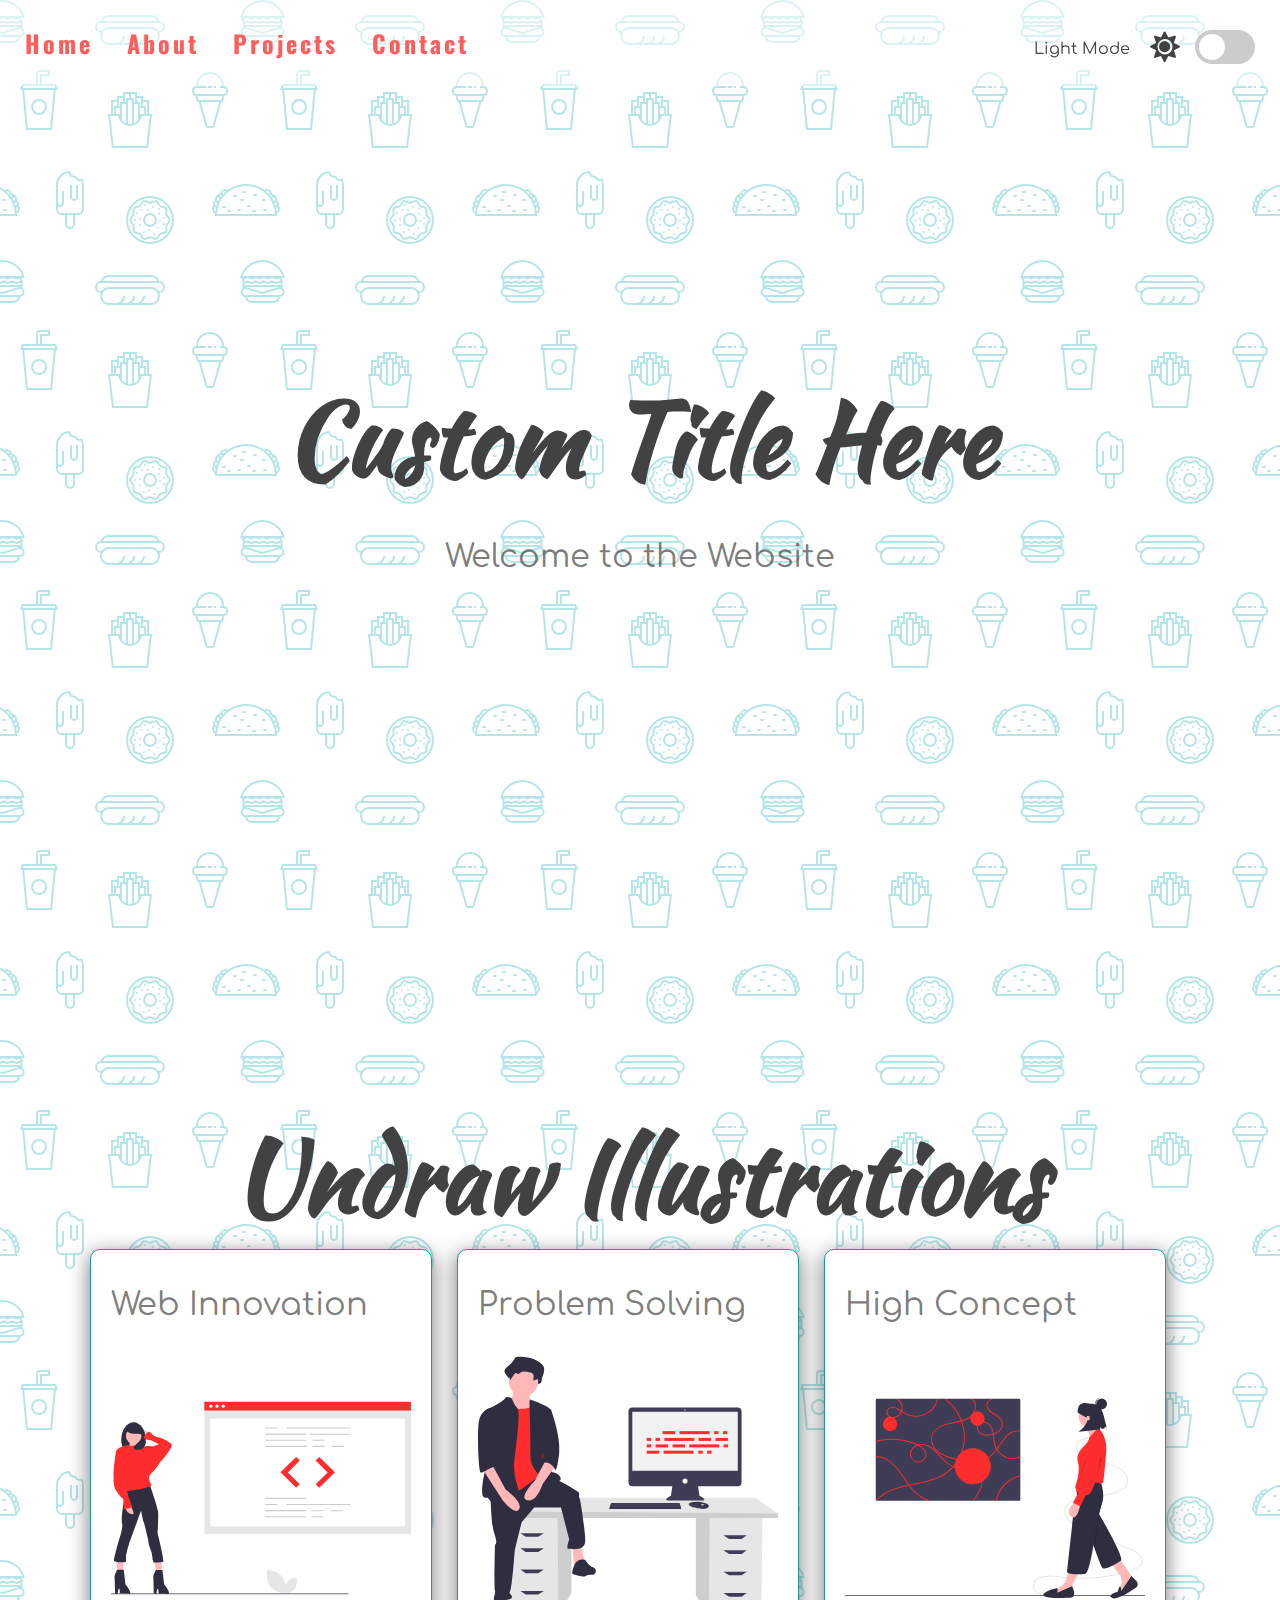
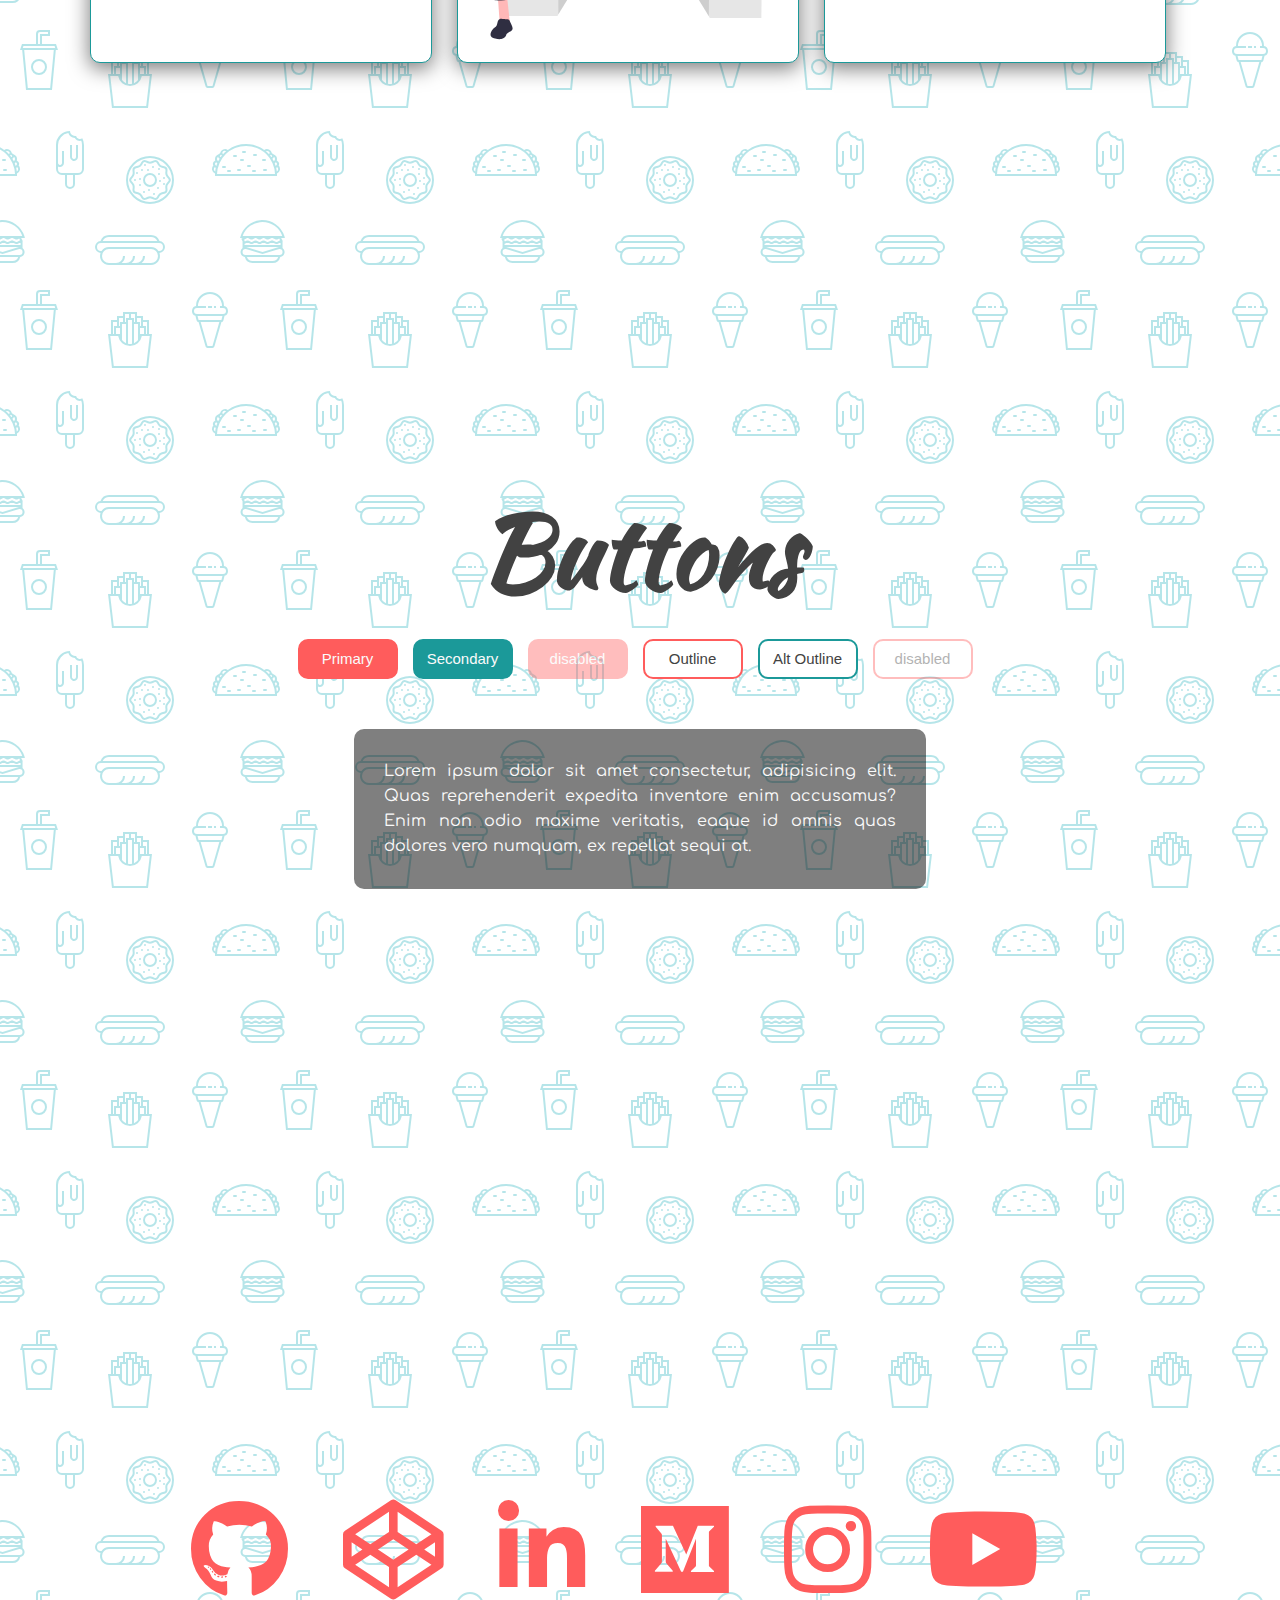
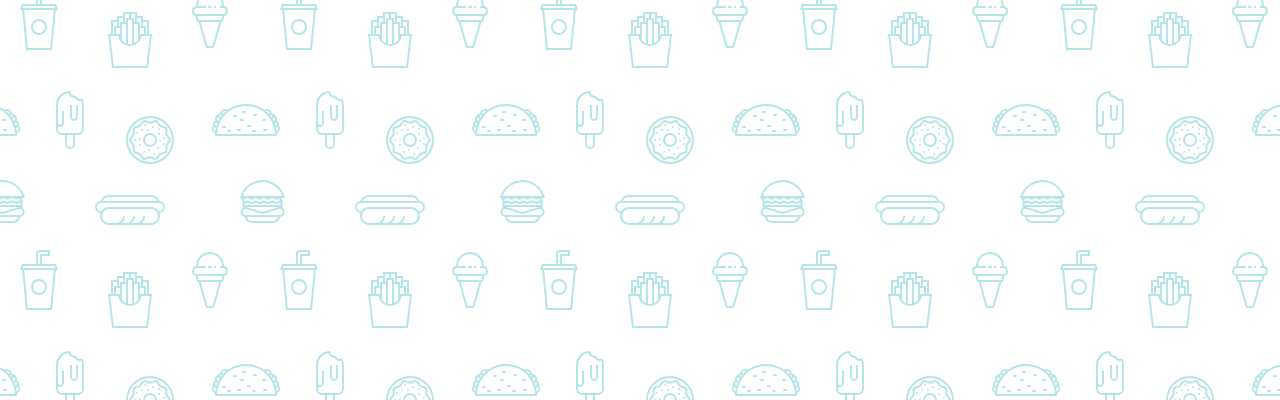
<file: index.html>
<!DOCTYPE html>
<html lang="en">

    <head>
        <meta charset="UTF-8">
        <meta name="viewport" content="width=device-width, initial-scale=1.0">
        <title>Light Dark Mode</title>
        <link rel="icon" type="image/png" href="favicon.ico">
        <link rel="stylesheet" href="https://cdnjs.cloudflare.com/ajax/libs/font-awesome/5.10.2/css/all.min.css" />
        <link rel="stylesheet" href="style.css">
    </head>

    <body>
        <!-- dark mode switch  -->
        <div class="theme-switch-wrapper">
            <span id="toggle-icon">
                <span class="toggle-text">Light Mode</span>
                <i class="fas fa-sun"></i>
            </span>
            <label class="theme-switch">
                <input type="checkbox">
                <div class="slider round"></div>
            </label>
        </div>
        <!-- navigation  -->
        <nav id="nav">
            <a href="#home">Home</a>
            <a href="#about">About</a>
            <a href="#projects">Projects</a>
            <a href="#contact">Contact</a>

        </nav>
        <!-- home section  -->
        <section id="home">
            <div class="title-group">
                <h1>Custom Title Here</h1>
                <h2>Welcome to the Website</h2>
            </div>
        </section>
        <!-- about  -->
        <section id="about">
            <h1>Undraw Illustrations</h1>
            <div class="about-container">
                <div class="image-container">
                    <h2>Web Innovation</h2>
                    <img src="img/undraw_proud_coder_light.svg" alt="proud coder" id="image1">
                </div>


                <div class="image-container">
                    <h2>Problem Solving</h2>
                    <img src="img/undraw_feeling_proud_light.svg" alt="proud coder" id="image2">
                </div>


                <div class="image-container">
                    <h2>High Concept</h2>
                    <img src="img/undraw_conceptual_idea_light.svg" alt="proud coder" id="image3">
                </div>
            </div>
        </section>
        <!-- projects  -->
        <section id="projects">
            <h1>Buttons</h1>
            <div class="buttons">
                <button class="primary">Primary</button>
                <button class="secondary">Secondary</button>
                <button class="primary" disabled>disabled</button>
                <button class="outline">Outline</button>
                <button class="secondary outline">Alt Outline</button>
                <button class="outline" disabled>disabled</button>
            </div>
            <div class="text-box" id="text-box">
                <p>Lorem ipsum dolor sit amet consectetur, adipisicing elit. Quas reprehenderit expedita inventore enim
                    accusamus? Enim non odio maxime veritatis, eaque id omnis quas dolores vero numquam, ex repellat
                    sequi at.</p>
            </div>
        </section>
        <!-- contact  -->
        <section id="contact">
            <div class="social-icons">
                <i class="fab fa-github"></i>
                <i class="fab fa-codepen"></i>
                <i class="fab fa-linkedin-in"></i>
                <i class="fab fa-medium"></i>
                <i class="fab fa-instagram"></i>
                <i class="fab fa-youtube"></i>
            </div>
        </section>
        <!-- Script -->
        <script src="https://code.jquery.com/jquery-3.6.0.min.js"
            integrity="sha256-/xUj+3OJU5yExlq6GSYGSHk7tPXikynS7ogEvDej/m4=" crossorigin="anonymous"></script>
        <script src="script.js"></script>
    </body>

</html>
</file>
<file: style.css>
@import url('https://fonts.googleapis.com/css2?family=Barlow&family=Bebas+Neue&family=Comfortaa&family=Josefin+Sans&family=Kaushan+Script&family=Montserrat:ital,wght@0,400;0,900;1,500;1,600&family=Oswald&family=Ubuntu&display=swap');
:root {
  --primary-color: rgb(255, 92, 92);
  --primary-variant: #ff2d2d;
  --secondary-color: #1b9999;
  --on-primary: rgb(250, 250, 250);
  --on-background: rgb(66, 66, 66);
  --on-background-alt: rgba(66, 66, 66, 0.7);
  --background: rgb(255, 255, 255);
  --box-shadow: 0 5px 20px 1px rgba(0, 0, 0, 0.5);
}

[data-theme="dark"] {
  --primary-color: rgb(150, 65, 255);
  --primary-variant: #6c63ff;
  --secondary-color: #03dac5;
  --on-primary: #000;
  --on-background: rgba(255, 255, 255, 0.9);
  --on-background-alt: rgba(255, 255, 255, 0.7);
  --background: #121212;
}

html {
  box-sizing: border-box;
  scroll-behavior: smooth;
}

body {
  font-family: Comfortaa,sans-serif;
  margin: 0;
  color: var(--on-background); 
  background-color: var(--background);
  background-image: url("data:image/svg+xml,%3Csvg xmlns='http://www.w3.org/2000/svg' width='260' height='260' viewBox='0 0 260 260'%3E%3Cg fill-rule='evenodd'%3E%3Cg fill='%2349bdc9' fill-opacity='0.4'%3E%3Cpath d='M24.37 16c.2.65.39 1.32.54 2H21.17l1.17 2.34.45.9-.24.11V28a5 5 0 0 1-2.23 8.94l-.02.06a8 8 0 0 1-7.75 6h-20a8 8 0 0 1-7.74-6l-.02-.06A5 5 0 0 1-17.45 28v-6.76l-.79-1.58-.44-.9.9-.44.63-.32H-20a23.01 23.01 0 0 1 44.37-2zm-36.82 2a1 1 0 0 0-.44.1l-3.1 1.56.89 1.79 1.31-.66a3 3 0 0 1 2.69 0l2.2 1.1a1 1 0 0 0 .9 0l2.21-1.1a3 3 0 0 1 2.69 0l2.2 1.1a1 1 0 0 0 .9 0l2.21-1.1a3 3 0 0 1 2.69 0l2.2 1.1a1 1 0 0 0 .86.02l2.88-1.27a3 3 0 0 1 2.43 0l2.88 1.27a1 1 0 0 0 .85-.02l3.1-1.55-.89-1.79-1.42.71a3 3 0 0 1-2.56.06l-2.77-1.23a1 1 0 0 0-.4-.09h-.01a1 1 0 0 0-.4.09l-2.78 1.23a3 3 0 0 1-2.56-.06l-2.3-1.15a1 1 0 0 0-.45-.11h-.01a1 1 0 0 0-.44.1L.9 19.22a3 3 0 0 1-2.69 0l-2.2-1.1a1 1 0 0 0-.45-.11h-.01a1 1 0 0 0-.44.1l-2.21 1.11a3 3 0 0 1-2.69 0l-2.2-1.1a1 1 0 0 0-.45-.11h-.01zm0-2h-4.9a21.01 21.01 0 0 1 39.61 0h-2.09l-.06-.13-.26.13h-32.31zm30.35 7.68l1.36-.68h1.3v2h-36v-1.15l.34-.17 1.36-.68h2.59l1.36.68a3 3 0 0 0 2.69 0l1.36-.68h2.59l1.36.68a3 3 0 0 0 2.69 0L2.26 23h2.59l1.36.68a3 3 0 0 0 2.56.06l1.67-.74h3.23l1.67.74a3 3 0 0 0 2.56-.06zM-13.82 27l16.37 4.91L18.93 27h-32.75zm-.63 2h.34l16.66 5 16.67-5h.33a3 3 0 1 1 0 6h-34a3 3 0 1 1 0-6zm1.35 8a6 6 0 0 0 5.65 4h20a6 6 0 0 0 5.66-4H-13.1z'/%3E%3Cpath id='path6_fill-copy' d='M284.37 16c.2.65.39 1.32.54 2H281.17l1.17 2.34.45.9-.24.11V28a5 5 0 0 1-2.23 8.94l-.02.06a8 8 0 0 1-7.75 6h-20a8 8 0 0 1-7.74-6l-.02-.06a5 5 0 0 1-2.24-8.94v-6.76l-.79-1.58-.44-.9.9-.44.63-.32H240a23.01 23.01 0 0 1 44.37-2zm-36.82 2a1 1 0 0 0-.44.1l-3.1 1.56.89 1.79 1.31-.66a3 3 0 0 1 2.69 0l2.2 1.1a1 1 0 0 0 .9 0l2.21-1.1a3 3 0 0 1 2.69 0l2.2 1.1a1 1 0 0 0 .9 0l2.21-1.1a3 3 0 0 1 2.69 0l2.2 1.1a1 1 0 0 0 .86.02l2.88-1.27a3 3 0 0 1 2.43 0l2.88 1.27a1 1 0 0 0 .85-.02l3.1-1.55-.89-1.79-1.42.71a3 3 0 0 1-2.56.06l-2.77-1.23a1 1 0 0 0-.4-.09h-.01a1 1 0 0 0-.4.09l-2.78 1.23a3 3 0 0 1-2.56-.06l-2.3-1.15a1 1 0 0 0-.45-.11h-.01a1 1 0 0 0-.44.1l-2.21 1.11a3 3 0 0 1-2.69 0l-2.2-1.1a1 1 0 0 0-.45-.11h-.01a1 1 0 0 0-.44.1l-2.21 1.11a3 3 0 0 1-2.69 0l-2.2-1.1a1 1 0 0 0-.45-.11h-.01zm0-2h-4.9a21.01 21.01 0 0 1 39.61 0h-2.09l-.06-.13-.26.13h-32.31zm30.35 7.68l1.36-.68h1.3v2h-36v-1.15l.34-.17 1.36-.68h2.59l1.36.68a3 3 0 0 0 2.69 0l1.36-.68h2.59l1.36.68a3 3 0 0 0 2.69 0l1.36-.68h2.59l1.36.68a3 3 0 0 0 2.56.06l1.67-.74h3.23l1.67.74a3 3 0 0 0 2.56-.06zM246.18 27l16.37 4.91L278.93 27h-32.75zm-.63 2h.34l16.66 5 16.67-5h.33a3 3 0 1 1 0 6h-34a3 3 0 1 1 0-6zm1.35 8a6 6 0 0 0 5.65 4h20a6 6 0 0 0 5.66-4H246.9z'/%3E%3Cpath d='M159.5 21.02A9 9 0 0 0 151 15h-42a9 9 0 0 0-8.5 6.02 6 6 0 0 0 .02 11.96A8.99 8.99 0 0 0 109 45h42a9 9 0 0 0 8.48-12.02 6 6 0 0 0 .02-11.96zM151 17h-42a7 7 0 0 0-6.33 4h54.66a7 7 0 0 0-6.33-4zm-9.34 26a8.98 8.98 0 0 0 3.34-7h-2a7 7 0 0 1-7 7h-4.34a8.98 8.98 0 0 0 3.34-7h-2a7 7 0 0 1-7 7h-4.34a8.98 8.98 0 0 0 3.34-7h-2a7 7 0 0 1-7 7h-7a7 7 0 1 1 0-14h42a7 7 0 1 1 0 14h-9.34zM109 27a9 9 0 0 0-7.48 4H101a4 4 0 1 1 0-8h58a4 4 0 0 1 0 8h-.52a9 9 0 0 0-7.48-4h-42z'/%3E%3Cpath d='M39 115a8 8 0 1 0 0-16 8 8 0 0 0 0 16zm6-8a6 6 0 1 1-12 0 6 6 0 0 1 12 0zm-3-29v-2h8v-6H40a4 4 0 0 0-4 4v10H22l-1.33 4-.67 2h2.19L26 130h26l3.81-40H58l-.67-2L56 84H42v-6zm-4-4v10h2V74h8v-2h-8a2 2 0 0 0-2 2zm2 12h14.56l.67 2H22.77l.67-2H40zm13.8 4H24.2l3.62 38h22.36l3.62-38z'/%3E%3Cpath d='M129 92h-6v4h-6v4h-6v14h-3l.24 2 3.76 32h36l3.76-32 .24-2h-3v-14h-6v-4h-6v-4h-8zm18 22v-12h-4v4h3v8h1zm-3 0v-6h-4v6h4zm-6 6v-16h-4v19.17c1.6-.7 2.97-1.8 4-3.17zm-6 3.8V100h-4v23.8a10.04 10.04 0 0 0 4 0zm-6-.63V104h-4v16a10.04 10.04 0 0 0 4 3.17zm-6-9.17v-6h-4v6h4zm-6 0v-8h3v-4h-4v12h1zm27-12v-4h-4v4h3v4h1v-4zm-6 0v-8h-4v4h3v4h1zm-6-4v-4h-4v8h1v-4h3zm-6 4v-4h-4v8h1v-4h3zm7 24a12 12 0 0 0 11.83-10h7.92l-3.53 30h-32.44l-3.53-30h7.92A12 12 0 0 0 130 126z'/%3E%3Cpath d='M212 86v2h-4v-2h4zm4 0h-2v2h2v-2zm-20 0v.1a5 5 0 0 0-.56 9.65l.06.25 1.12 4.48a2 2 0 0 0 1.94 1.52h.01l7.02 24.55a2 2 0 0 0 1.92 1.45h4.98a2 2 0 0 0 1.92-1.45l7.02-24.55a2 2 0 0 0 1.95-1.52L224.5 96l.06-.25a5 5 0 0 0-.56-9.65V86a14 14 0 0 0-28 0zm4 0h6v2h-9a3 3 0 1 0 0 6H223a3 3 0 1 0 0-6H220v-2h2a12 12 0 1 0-24 0h2zm-1.44 14l-1-4h24.88l-1 4h-22.88zm8.95 26l-6.86-24h18.7l-6.86 24h-4.98zM150 242a22 22 0 1 0 0-44 22 22 0 0 0 0 44zm24-22a24 24 0 1 1-48 0 24 24 0 0 1 48 0zm-28.38 17.73l2.04-.87a6 6 0 0 1 4.68 0l2.04.87a2 2 0 0 0 2.5-.82l1.14-1.9a6 6 0 0 1 3.79-2.75l2.15-.5a2 2 0 0 0 1.54-2.12l-.19-2.2a6 6 0 0 1 1.45-4.46l1.45-1.67a2 2 0 0 0 0-2.62l-1.45-1.67a6 6 0 0 1-1.45-4.46l.2-2.2a2 2 0 0 0-1.55-2.13l-2.15-.5a6 6 0 0 1-3.8-2.75l-1.13-1.9a2 2 0 0 0-2.5-.8l-2.04.86a6 6 0 0 1-4.68 0l-2.04-.87a2 2 0 0 0-2.5.82l-1.14 1.9a6 6 0 0 1-3.79 2.75l-2.15.5a2 2 0 0 0-1.54 2.12l.19 2.2a6 6 0 0 1-1.45 4.46l-1.45 1.67a2 2 0 0 0 0 2.62l1.45 1.67a6 6 0 0 1 1.45 4.46l-.2 2.2a2 2 0 0 0 1.55 2.13l2.15.5a6 6 0 0 1 3.8 2.75l1.13 1.9a2 2 0 0 0 2.5.8zm2.82.97a4 4 0 0 1 3.12 0l2.04.87a4 4 0 0 0 4.99-1.62l1.14-1.9a4 4 0 0 1 2.53-1.84l2.15-.5a4 4 0 0 0 3.09-4.24l-.2-2.2a4 4 0 0 1 .97-2.98l1.45-1.67a4 4 0 0 0 0-5.24l-1.45-1.67a4 4 0 0 1-.97-2.97l.2-2.2a4 4 0 0 0-3.09-4.25l-2.15-.5a4 4 0 0 1-2.53-1.84l-1.14-1.9a4 4 0 0 0-5-1.62l-2.03.87a4 4 0 0 1-3.12 0l-2.04-.87a4 4 0 0 0-4.99 1.62l-1.14 1.9a4 4 0 0 1-2.53 1.84l-2.15.5a4 4 0 0 0-3.09 4.24l.2 2.2a4 4 0 0 1-.97 2.98l-1.45 1.67a4 4 0 0 0 0 5.24l1.45 1.67a4 4 0 0 1 .97 2.97l-.2 2.2a4 4 0 0 0 3.09 4.25l2.15.5a4 4 0 0 1 2.53 1.84l1.14 1.9a4 4 0 0 0 5 1.62l2.03-.87zM152 207a1 1 0 1 1 2 0 1 1 0 0 1-2 0zm6 2a1 1 0 1 1 2 0 1 1 0 0 1-2 0zm-11 1a1 1 0 1 1 2 0 1 1 0 0 1-2 0zm-6 0a1 1 0 1 1 2 0 1 1 0 0 1-2 0zm3-5a1 1 0 1 1 2 0 1 1 0 0 1-2 0zm-8 8a1 1 0 1 1 2 0 1 1 0 0 1-2 0zm3 6a1 1 0 1 1 2 0 1 1 0 0 1-2 0zm0 6a1 1 0 1 1 2 0 1 1 0 0 1-2 0zm4 7a1 1 0 1 1 2 0 1 1 0 0 1-2 0zm5-2a1 1 0 1 1 2 0 1 1 0 0 1-2 0zm5 4a1 1 0 1 1 2 0 1 1 0 0 1-2 0zm4-6a1 1 0 1 1 2 0 1 1 0 0 1-2 0zm6-4a1 1 0 1 1 2 0 1 1 0 0 1-2 0zm-4-3a1 1 0 1 1 2 0 1 1 0 0 1-2 0zm4-3a1 1 0 1 1 2 0 1 1 0 0 1-2 0zm-5-4a1 1 0 1 1 2 0 1 1 0 0 1-2 0zm-24 6a1 1 0 1 1 2 0 1 1 0 0 1-2 0zm16 5a5 5 0 1 0 0-10 5 5 0 0 0 0 10zm7-5a7 7 0 1 1-14 0 7 7 0 0 1 14 0zm86-29a1 1 0 0 0 0 2h2a1 1 0 0 0 0-2h-2zm19 9a1 1 0 0 1 1-1h2a1 1 0 0 1 0 2h-2a1 1 0 0 1-1-1zm-14 5a1 1 0 0 0 0 2h2a1 1 0 0 0 0-2h-2zm-25 1a1 1 0 0 0 0 2h2a1 1 0 0 0 0-2h-2zm5 4a1 1 0 0 0 0 2h2a1 1 0 0 0 0-2h-2zm9 0a1 1 0 0 1 1-1h2a1 1 0 0 1 0 2h-2a1 1 0 0 1-1-1zm15 1a1 1 0 0 1 1-1h2a1 1 0 0 1 0 2h-2a1 1 0 0 1-1-1zm12-2a1 1 0 0 0 0 2h2a1 1 0 0 0 0-2h-2zm-11-14a1 1 0 0 1 1-1h2a1 1 0 0 1 0 2h-2a1 1 0 0 1-1-1zm-19 0a1 1 0 0 0 0 2h2a1 1 0 0 0 0-2h-2zm6 5a1 1 0 0 1 1-1h2a1 1 0 0 1 0 2h-2a1 1 0 0 1-1-1zm-25 15c0-.47.01-.94.03-1.4a5 5 0 0 1-1.7-8 3.99 3.99 0 0 1 1.88-5.18 5 5 0 0 1 3.4-6.22 3 3 0 0 1 1.46-1.05 5 5 0 0 1 7.76-3.27A30.86 30.86 0 0 1 246 184c6.79 0 13.06 2.18 18.17 5.88a5 5 0 0 1 7.76 3.27 3 3 0 0 1 1.47 1.05 5 5 0 0 1 3.4 6.22 4 4 0 0 1 1.87 5.18 4.98 4.98 0 0 1-1.7 8c.02.46.03.93.03 1.4v1h-62v-1zm.83-7.17a30.9 30.9 0 0 0-.62 3.57 3 3 0 0 1-.61-4.2c.37.28.78.49 1.23.63zm1.49-4.61c-.36.87-.68 1.76-.96 2.68a2 2 0 0 1-.21-3.71c.33.4.73.75 1.17 1.03zm2.32-4.54c-.54.86-1.03 1.76-1.49 2.68a3 3 0 0 1-.07-4.67 3 3 0 0 0 1.56 1.99zm1.14-1.7c.35-.5.72-.98 1.1-1.46a1 1 0 1 0-1.1 1.45zm5.34-5.77c-1.03.86-2 1.79-2.9 2.77a3 3 0 0 0-1.11-.77 3 3 0 0 1 4-2zm42.66 2.77c-.9-.98-1.87-1.9-2.9-2.77a3 3 0 0 1 4.01 2 3 3 0 0 0-1.1.77zm1.34 1.54c.38.48.75.96 1.1 1.45a1 1 0 1 0-1.1-1.45zm3.73 5.84c-.46-.92-.95-1.82-1.5-2.68a3 3 0 0 0 1.57-1.99 3 3 0 0 1-.07 4.67zm1.8 4.53c-.29-.9-.6-1.8-.97-2.67.44-.28.84-.63 1.17-1.03a2 2 0 0 1-.2 3.7zm1.14 5.51c-.14-1.21-.35-2.4-.62-3.57.45-.14.86-.35 1.23-.63a2.99 2.99 0 0 1-.6 4.2zM275 214a29 29 0 0 0-57.97 0h57.96zM72.33 198.12c-.21-.32-.34-.7-.34-1.12v-12h-2v12a4.01 4.01 0 0 0 7.09 2.54c.57-.69.91-1.57.91-2.54v-12h-2v12a1.99 1.99 0 0 1-2 2 2 2 0 0 1-1.66-.88zM75 176c.38 0 .74-.04 1.1-.12a4 4 0 0 0 6.19 2.4A13.94 13.94 0 0 1 84 185v24a6 6 0 0 1-6 6h-3v9a5 5 0 1 1-10 0v-9h-3a6 6 0 0 1-6-6v-24a14 14 0 0 1 14-14 5 5 0 0 0 5 5zm-17 15v12a1.99 1.99 0 0 0 1.22 1.84 2 2 0 0 0 2.44-.72c.21-.32.34-.7.34-1.12v-12h2v12a3.98 3.98 0 0 1-5.35 3.77 3.98 3.98 0 0 1-.65-.3V209a4 4 0 0 0 4 4h16a4 4 0 0 0 4-4v-24c.01-1.53-.23-2.88-.72-4.17-.43.1-.87.16-1.28.17a6 6 0 0 1-5.2-3 7 7 0 0 1-6.47-4.88A12 12 0 0 0 58 185v6zm9 24v9a3 3 0 1 0 6 0v-9h-6z'/%3E%3Cpath d='M-17 191a1 1 0 0 0 0 2h2a1 1 0 0 0 0-2h-2zm19 9a1 1 0 0 1 1-1h2a1 1 0 0 1 0 2H3a1 1 0 0 1-1-1zm-14 5a1 1 0 0 0 0 2h2a1 1 0 0 0 0-2h-2zm-25 1a1 1 0 0 0 0 2h2a1 1 0 0 0 0-2h-2zm5 4a1 1 0 0 0 0 2h2a1 1 0 0 0 0-2h-2zm9 0a1 1 0 0 1 1-1h2a1 1 0 0 1 0 2h-2a1 1 0 0 1-1-1zm15 1a1 1 0 0 1 1-1h2a1 1 0 0 1 0 2h-2a1 1 0 0 1-1-1zm12-2a1 1 0 0 0 0 2h2a1 1 0 0 0 0-2H4zm-11-14a1 1 0 0 1 1-1h2a1 1 0 0 1 0 2h-2a1 1 0 0 1-1-1zm-19 0a1 1 0 0 0 0 2h2a1 1 0 0 0 0-2h-2zm6 5a1 1 0 0 1 1-1h2a1 1 0 0 1 0 2h-2a1 1 0 0 1-1-1zm-25 15c0-.47.01-.94.03-1.4a5 5 0 0 1-1.7-8 3.99 3.99 0 0 1 1.88-5.18 5 5 0 0 1 3.4-6.22 3 3 0 0 1 1.46-1.05 5 5 0 0 1 7.76-3.27A30.86 30.86 0 0 1-14 184c6.79 0 13.06 2.18 18.17 5.88a5 5 0 0 1 7.76 3.27 3 3 0 0 1 1.47 1.05 5 5 0 0 1 3.4 6.22 4 4 0 0 1 1.87 5.18 4.98 4.98 0 0 1-1.7 8c.02.46.03.93.03 1.4v1h-62v-1zm.83-7.17a30.9 30.9 0 0 0-.62 3.57 3 3 0 0 1-.61-4.2c.37.28.78.49 1.23.63zm1.49-4.61c-.36.87-.68 1.76-.96 2.68a2 2 0 0 1-.21-3.71c.33.4.73.75 1.17 1.03zm2.32-4.54c-.54.86-1.03 1.76-1.49 2.68a3 3 0 0 1-.07-4.67 3 3 0 0 0 1.56 1.99zm1.14-1.7c.35-.5.72-.98 1.1-1.46a1 1 0 1 0-1.1 1.45zm5.34-5.77c-1.03.86-2 1.79-2.9 2.77a3 3 0 0 0-1.11-.77 3 3 0 0 1 4-2zm42.66 2.77c-.9-.98-1.87-1.9-2.9-2.77a3 3 0 0 1 4.01 2 3 3 0 0 0-1.1.77zm1.34 1.54c.38.48.75.96 1.1 1.45a1 1 0 1 0-1.1-1.45zm3.73 5.84c-.46-.92-.95-1.82-1.5-2.68a3 3 0 0 0 1.57-1.99 3 3 0 0 1-.07 4.67zm1.8 4.53c-.29-.9-.6-1.8-.97-2.67.44-.28.84-.63 1.17-1.03a2 2 0 0 1-.2 3.7zm1.14 5.51c-.14-1.21-.35-2.4-.62-3.57.45-.14.86-.35 1.23-.63a2.99 2.99 0 0 1-.6 4.2zM15 214a29 29 0 0 0-57.97 0h57.96z'/%3E%3C/g%3E%3C/g%3E%3C/svg%3E");
}

section {
  min-height: 100vh;
  display: flex;
  justify-content: center;
  align-items: center;
  flex-direction: column;
}

h1 {
  font-size: 100px;
  margin-bottom: 0;
  font-family: Kaushan Script,sans-serif;
}

h2 {
  color: var(--on-background-alt);
  font-size: 32px;
  font-weight: normal;
}

/* Navigation */
nav {
  font-family: Oswald,sans-serif;
  z-index: 10;
  position: fixed;
  font-size: 24px;
  letter-spacing: 3px;
  padding: 25px;
  width: 100vw;
  background: rgb(255 255 255 / 50%);
}

a {
  margin-right: 25px;
  color: var(--primary-color);
  text-decoration: none;
  border-bottom: 3px solid transparent;
  font-weight: bold;
}

a:hover,
a:focus {
  color: var(--on-background);
  border-bottom: 3px solid;
}

/* Home Section */
.title-group {
  text-align: center;
}

/* About Section */
.about-container {
  display: flex;
}

.image-container {
  border: 1px solid var(--secondary-color);
  border-radius: 10px;
  padding: 10px 20px;
  margin-right: 25px;
  width: auto;
  background: var(--background);
  box-shadow: var(--box-shadow);
}

img {
  height: 300px;
  width: 300px;
}

/* Projects Section */
.buttons {
  margin-top: 15px;
  margin-bottom: 50px;
}

button {
  min-width: 100px;
  height: 40px;
  cursor: pointer;
  border-radius: 10px;
  margin-right: 10px;
  border: 2px solid var(--primary-color);
  font-size: 15px;
  outline: none;
}

button:disabled {
  opacity: 0.4;
  cursor: default;
}

button:hover:not(.outline) {
  filter: brightness(110%);
}

.primary {
  background: var(--primary-color);
  color: var(--on-primary);
}

.secondary {
  border: 2px solid var(--secondary-color);
}

.secondary,
.secondary:hover,
.outline.secondary:hover {
  background: var(--secondary-color);
  color: var(--on-primary);
}

.outline {
  background: var(--background);
  color: var(--on-background);
}

.outline:hover {
  background: var(--primary-color);
  color: var(--on-primary);
}

.text-box {
  width: 40%;
  text-align: justify;
  background: rgb(0 0 0 / 50%);
  color: var(--on-primary);
  border-radius: 10px;
  padding: 30px;
}

p {
  margin: 0;
  line-height: 25px;
}

/* Contact Section */
.fab {
  font-size: 100px;
  margin-right: 50px;
  cursor: pointer;
  color: var(--primary-color);
}

.fab:hover {
  color: var(--on-background);
}

/* Dark Mode Toggle */
.theme-switch-wrapper {
  display: flex;
  align-items: center;
  z-index: 100;
  position: fixed;
  right: 25px;
  top: 30px;
}

.theme-switch-wrapper span {
  margin-right: 10px;
  font-size: 1rem;
}

.toggle-text {
  position: relative;
  top: -4px;
  right: 5px;
  color: var(--on-background);
}

.theme-switch {
  display: inline-block;
  height: 34px;
  position: relative;
  width: 60px;
}

.theme-switch input {
  display: none;
}

.slider {
  background: #ccc;
  bottom: 0;
  cursor: pointer;
  left: 0;
  position: absolute;
  right: 0;
  top: 0;
  transition: 0.4s;
}

.slider::before {
  background: #fff;
  bottom: 4px;
  content: "";
  height: 26px;
  left: 4px;
  position: absolute;
  transition: 0.4s;
  width: 26px;
}

input:checked+.slider {
  background: var(--primary-color);
}

input:checked+.slider::before {
  transform: translateX(26px);
}

.slider.round {
  border-radius: 34px;
}

.slider.round::before {
  border-radius: 50%;
}

.fas {
  font-size: 30px;
  margin-right: 5px;
}
</file>
